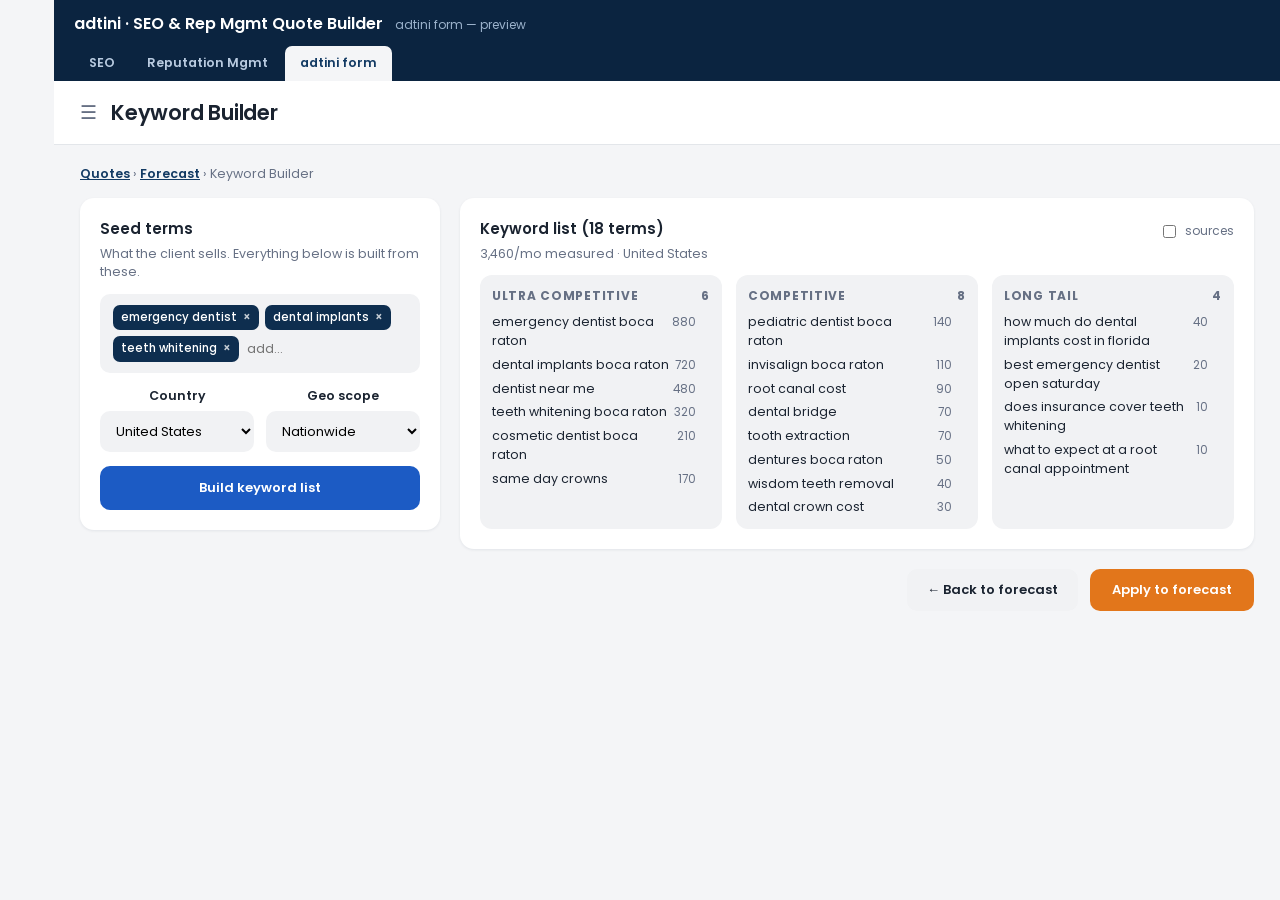
<file: templates/adtini_keywords.html>
<!DOCTYPE html>
<html lang="en">
<head>
<meta charset="utf-8">
<meta name="viewport" content="width=device-width, initial-scale=1">
<link rel="icon" type="image/svg+xml" href="/static/favicon.svg">
<title>adtini · Quote Builder — keyword builder</title>
<link rel="preconnect" href="https://fonts.googleapis.com">
<link rel="preconnect" href="https://fonts.gstatic.com" crossorigin>
<link rel="stylesheet" href="https://fonts.googleapis.com/css2?family=Barlow+Condensed:wght@500;600;700&family=Poppins:wght@400;500;600;700&display=swap">
<link rel="stylesheet" href="/static/adtini.css">
</head>
<body>

<header class="app">
  <div class="bar">
    <h1>adtini · SEO &amp; Rep Mgmt Quote Builder</h1>
    <span class="sub">adtini form — preview</span>
  </div>
  <nav class="tabs">
    <a href="/">SEO</a>
    <a href="/reputation">Reputation Mgmt</a>
    <a href="/adtini" class="on">adtini form</a>
  </nav>
</header>

<div class="pagehead">
  <span class="burger">&#9776;</span>
  <h2>Keyword Builder</h2>
</div>

<div class="wrap">
  <p class="crumbs">
    <a href="/adtini">Quotes</a> &rsaquo;
    <a href="/adtini/forecast">Forecast</a> &rsaquo;
    Keyword Builder <span id="forRow"></span>
  </p>

  <div class="kbgrid">

    <!-- seeds -->
    <section class="panel">
      <h4>Seed terms</h4>
      <p class="hint">What the client sells. Everything below is built from these.</p>
      <div class="box" data-chips="seeds"></div>
      <div class="kbrow">
        <div class="f"><label>Country</label>
          <select id="country">
            <option>United States</option><option>United Kingdom</option><option>Canada</option>
            <option>Australia</option><option>Ireland</option><option>New Zealand</option>
          </select></div>
        <div class="f"><label>Geo scope</label>
          <select id="scope">
            <option>Single City</option><option>Contiguous region</option>
            <option>Non-contiguous region</option><option>Statewide</option>
            <option selected>Nationwide</option>
          </select></div>
      </div>
      <button class="btn build" type="button" id="build">Build keyword list</button>
    </section>

    <!-- results -->
    <section class="panel">
      <div class="paneltop">
        <h4 id="listHead">Keyword list</h4>
        <label class="srctog"><input type="checkbox" id="showSrc"> sources</label>
      </div>
      <p class="hint" id="listNote">Nothing built yet.</p>
      <div class="cols" id="cols"></div>
      <div class="widen" id="widen" hidden></div>
    </section>

  </div>

  <div class="kbfoot">
    <span id="msg"></span>
    <a class="btn back" href="/adtini/forecast">&larr; Back to forecast</a>
    <button class="btn go" type="button" id="apply">Apply to forecast</button>
  </div>
</div>

<style>
.kbgrid{display:grid;grid-template-columns:360px 1fr;gap:20px;align-items:start}
@media(max-width:900px){.kbgrid{grid-template-columns:1fr}}
.panel{background:var(--card);border-radius:14px;padding:20px;box-shadow:0 1px 3px rgba(16,40,70,.08)}
.panel h4{margin:0 0 4px;font-size:15px;font-weight:600}
.paneltop{display:flex;align-items:center;gap:12px}
.paneltop h4{flex:1}
.srctog{font-size:12px;color:var(--muted);display:flex;align-items:center;gap:6px;cursor:pointer}
.srctog input{accent-color:var(--blue)}
.hint{margin:0 0 12px;color:var(--muted);font-size:12.5px}
.kbrow{display:grid;grid-template-columns:1fr 1fr;gap:12px;margin:14px 0}
.kbrow .f{display:flex;flex-direction:column;gap:6px}
.kbrow label{font-size:12.5px;font-weight:600}
.kbrow select{background:var(--fill);border:0;border-radius:10px;padding:10px 12px;
  font-family:inherit;font-size:13px;width:100%}
.btn.build{background:var(--blue);width:100%;border-radius:10px;padding:12px}
.cols{display:grid;grid-template-columns:repeat(3,1fr);gap:14px}
@media(max-width:820px){.cols{grid-template-columns:1fr}}
.col{background:var(--fill);border-radius:12px;padding:12px}
.col h5{margin:0 0 8px;font-size:12px;font-weight:700;text-transform:uppercase;
  letter-spacing:.06em;color:var(--muted);display:flex;justify-content:space-between}
.col ul{list-style:none;margin:0;padding:0;display:grid;gap:5px}
.col li{font-size:12.5px;display:flex;gap:6px;align-items:baseline}
.col li .v{color:var(--muted);font-size:11.5px;margin-left:auto;white-space:nowrap}
.col li .s{color:var(--blue);font-size:10px}
.widen{margin-top:16px;background:#FDF3E2;border-radius:12px;padding:14px 16px;font-size:12.5px}
.widen b{display:block;margin-bottom:8px}
.widen table{min-width:0;width:100%}
.widen td{padding:3px 0;border:0;font-size:12.5px}
.widen td:last-child{text-align:right;color:var(--muted)}
.kbfoot{display:flex;align-items:center;gap:12px;margin-top:20px}
.kbfoot #msg{margin-right:auto;color:var(--muted);font-size:12.5px}
.btn.back{background:var(--fill);color:var(--text);text-decoration:none;
  display:inline-flex;align-items:center;border-radius:10px;padding:11px 20px}
.kbfoot .btn.go{border-radius:10px;padding:11px 22px}
</style>

<script>
const $ = id => document.getElementById(id);
const esc = s => String(s).replace(/[&<>"]/g, c => ({'&':'&amp;','<':'&lt;','>':'&gt;','"':'&quot;'}[c]));

const row = new URLSearchParams(location.search).get('row');
if (row) $('forRow').textContent = '· ' + row;

const SEEDS = ['emergency dentist', 'dental implants', 'teeth whitening'];
const BUILT = {
  ultra: [['emergency dentist boca raton', 880, 'geo'], ['dental implants boca raton', 720, 'geo'],
          ['dentist near me', 480, 'ideas'], ['teeth whitening boca raton', 320, 'geo'],
          ['cosmetic dentist boca raton', 210, 'geo'], ['same day crowns', 170, 'ideas']],
  competitive: [['pediatric dentist boca raton', 140, 'geo'], ['invisalign boca raton', 110, 'geo'],
                ['root canal cost', 90, 'ideas'], ['dental bridge', 70, 'suggest'],
                ['tooth extraction', 70, 'ideas'], ['dentures boca raton', 50, 'geo'],
                ['wisdom teeth removal', 40, 'ideas'], ['dental crown cost', 30, 'suggest']],
  long_tail: [['how much do dental implants cost in florida', 40, 'suggest'],
              ['best emergency dentist open saturday', 20, 'gen'],
              ['does insurance cover teeth whitening', 10, 'gen'],
              ['what to expect at a root canal appointment', 10, 'gen']],
};
const LABEL = {ultra:'Ultra Competitive', competitive:'Competitive', long_tail:'Long Tail'};

function chipbox(box, list){
  box.innerHTML = list.map(v => `<span class="chip">${esc(v)} <b>&times;</b></span>`).join('')
    + '<input class="chipin" type="text" placeholder="add…" style="flex:1;min-width:110px;'
    + 'background:none;border:0;outline:none;font-family:inherit;font-size:13px;padding:2px;min-height:0">';
}
chipbox(document.querySelector('[data-chips="seeds"]'), SEEDS);

document.addEventListener('click', e => {
  const x = e.target.closest('.chip b');
  if (x) x.closest('.chip').remove();
  const box = e.target.closest('.box');
  if (box && !e.target.closest('.chip')) { const i = box.querySelector('.chipin'); if (i) i.focus(); }
});
document.addEventListener('keydown', e => {
  if (e.key !== 'Enter' || !e.target.classList.contains('chipin')) return;
  e.preventDefault();
  const v = e.target.value.trim();
  if (!v) return;
  e.target.insertAdjacentHTML('beforebegin', `<span class="chip">${esc(v)} <b>&times;</b></span>`);
  e.target.value = '';
});

function draw(){
  const src = $('showSrc').checked;
  $('cols').innerHTML = Object.keys(BUILT).map(k => `
    <div class="col">
      <h5>${LABEL[k]}<span>${BUILT[k].length}</span></h5>
      <ul>${BUILT[k].map(([t, v, s]) =>
        `<li><span>${esc(t)}</span>${src ? `<span class="s">[${s}]</span>` : ''}<span class="v">${v.toLocaleString()}</span></li>`
      ).join('')}</ul>
    </div>`).join('');
  const all = Object.values(BUILT).flat();
  const total = all.reduce((s, r) => s + r[1], 0);
  $('listHead').textContent = `Keyword list (${all.length} terms)`;
  $('listNote').textContent = `${total.toLocaleString()}/mo measured · ${$('country').value}`;
  $('widen').hidden = total >= 2000;
  $('widen').innerHTML = total >= 2000 ? '' :
    `<b>${total.toLocaleString()}/mo across ${all.length} measured terms.</b>
     <table><tr><td>dental marketing software</td><td>480</td></tr>
     <tr><td>patient scheduling software</td><td>210</td></tr>
     <tr><td>dental practice management</td><td>170</td></tr></table>`;
}

$('build').onclick = () => { draw(); $('msg').textContent = 'Built.'; };
$('showSrc').onchange = draw;
$('country').onchange = () => { if ($('cols').innerHTML) draw(); };
$('apply').onclick = () => {
  $('msg').textContent = 'Applied — returning to the forecast.';
  setTimeout(() => { location.href = '/adtini/forecast'; }, 500);
};
draw();
</script>
</body>
</html>
</file>
<file: static/adtini.css>
/* ADTINI'S OWN SURFACE. Every value is read off the dashboard screenshots --
   the workflow table, the forecast product rows and the Regenerate Forecast
   modal -- so these pages can be held against a screenshot rather than
   approximated. Shared by the quote list and the forecast page. */
:root{
  --navy:#123A63;
  --navy-2:#0E2E4F;
  --blue:#1C5BC4;
  --blue-lt:#2E86DE;
  --orange:#E2761B;
  --gold:#E9A93C;
  --fill:#F1F2F4;
  --line:#E3E6EA;
  --text:#1A2330;
  --muted:#667084;
  --page:#F4F5F7;
  --card:#FFFFFF;
  --rail:#1B5FC1;
}
*{box-sizing:border-box}
[hidden]{display:none !important}
html,body{margin:0;padding:0}

/* ---- adtini's own left rail -------------------------------------------- */
nav.rail{position:fixed;top:0;left:0;bottom:0;width:54px;background:var(--rail);
  display:flex;flex-direction:column;align-items:center;gap:6px;padding:12px 0;z-index:60}
nav.rail a{width:38px;height:38px;border-radius:10px;display:flex;align-items:center;
  justify-content:center;color:#E8F0FB;text-decoration:none;font-size:16px}
nav.rail svg{width:20px;height:20px;fill:currentColor}
nav.rail a:hover{background:rgba(255,255,255,.14);color:#fff}
nav.rail a.mark{background:var(--gold);color:#3A2508}
nav.rail a.mark.on{background:var(--orange);color:#fff}
/* the + opens the product choice, so it is a button with a menu beside it */
.railnew{position:relative;display:flex}
.railbtn{width:38px;height:38px;border-radius:10px;display:flex;align-items:center;
  justify-content:center;color:#E8F0FB;background:none;border:0;cursor:pointer;padding:0}
.railbtn svg{width:20px;height:20px;fill:currentColor}
.railbtn:hover{background:rgba(255,255,255,.14);color:#fff}
/* THE FLYOUT IS NOT A RAIL ICON. nav.rail a forces a 38px square and pale
   blue text, and the menu's links sit inside nav.rail -- so they came out as
   greyed-out icon boxes with the labels crushed against them. */
.newmenu.railmenu{
  top:0;left:calc(100% + 10px);right:auto;min-width:210px;padding:6px;
}
nav.rail .newmenu a{
  width:auto;height:auto;border-radius:10px;justify-content:flex-start;
  color:var(--text);font-size:13.5px;font-weight:600;padding:10px 12px;gap:10px;
}
nav.rail .newmenu a:hover,nav.rail .newmenu a:focus{
  background:var(--gold);color:#3A2508;
}
nav.rail .newmenu svg{width:18px;height:18px;flex:0 0 18px;fill:currentColor}
@media(max-width:700px){
  .newmenu.railmenu{top:calc(100% + 6px);left:0}
}
body{padding-left:54px}
@media (max-width:700px){
  nav.rail{flex-direction:row;width:100%;height:46px;bottom:auto;padding:4px 8px;gap:4px;
    overflow-x:auto}
  body{padding-left:0;padding-top:46px}
}
body{
  background:var(--page);
  color:var(--text);
  font-family:Poppins,-apple-system,"Segoe UI",sans-serif;
  font-size:14px;
  line-height:1.5;
}
a{color:inherit}

/* ---- the quote-builder chrome these pages still live inside ------------- */
header.app{background:#0B2440;color:#fff;padding:12px 20px 0}
header.app .bar{display:flex;align-items:baseline;gap:12px;flex-wrap:wrap}
header.app h1{
  font-size:16px;font-weight:600;letter-spacing:0;margin:0;
}
header.app .sub{color:#9BB2CB;font-size:12px}
nav.tabs{display:flex;gap:2px;margin-top:10px}
nav.tabs a{
  color:#B9CBE0;text-decoration:none;font-size:12.5px;font-weight:600;
  padding:8px 15px;border-radius:7px 7px 0 0;
}
nav.tabs a.on{background:var(--page);color:var(--navy)}

/* ---- adtini page head --------------------------------------------------- */
.pagehead{
  background:var(--card);border-bottom:1px solid var(--line);
  display:flex;align-items:center;gap:14px;padding:16px 26px;
}
.pagehead h2{font-size:21px;font-weight:600;margin:0}
.pagehead h2{margin:0;font-size:21px;font-weight:600;letter-spacing:-.01em}
.burger{font-size:19px;color:var(--muted);cursor:pointer;line-height:1}
.wrap{max-width:none;margin:0;padding:20px 26px 70px}
.crumbs{font-size:12.5px;color:var(--muted);margin:0 0 14px}
.crumbs a{color:var(--navy);font-weight:600}
.crumbs .crumbc{color:var(--text);font-weight:600}
.sitelink{
  display:inline-flex;align-items:center;align-self:center;gap:5px;
  margin:0;padding:5px 12px;border-radius:999px;line-height:1;
  background:var(--fill);border:1px solid var(--line);
  font-size:12.5px;color:var(--blue);text-decoration:none;white-space:nowrap;
}
.sitelink::before{content:"\2197";font-size:11px}
.sitelink:hover{background:var(--card);border-color:var(--blue);text-decoration:none}
.lnkbtn{background:none;border:0;padding:0;font:inherit;color:var(--blue);
  cursor:pointer;text-decoration:underline}
.lnkbtn:hover{color:var(--navy)}
/* A term built from a proposed seed carries the seed's mark. */
.col li.exp>span:first-child,.kv tr.exp td:first-child{
  border-left:2px dashed var(--muted);padding-left:7px}
.col li.exp>span:first-child{margin-left:-9px}

/* ---- controls row (workflow page) -------------------------------------- */
.controls{display:flex;align-items:center;gap:12px;flex-wrap:wrap;margin-bottom:16px}
.search{
  position:relative;flex:0 1 390px;min-width:220px;
}
.search input{
  width:100%;background:var(--card);border:1px solid var(--line);
  border-radius:12px;padding:12px 14px 12px 40px;font-family:inherit;font-size:13.5px;
}
.search span{
  position:absolute;left:14px;top:50%;transform:translateY(-50%);
  color:var(--muted);font-size:14px;
}
.btn-cat{
  background:var(--blue);color:#fff;border:0;border-radius:12px;cursor:pointer;
  font-family:inherit;font-size:13px;font-weight:600;padding:12px 18px;
  display:inline-flex;align-items:center;gap:8px;
}
.seg{
  margin-left:auto;display:inline-flex;border:1px solid var(--line);
  border-radius:999px;background:var(--card);overflow:hidden;
}
.seg button{
  font-family:inherit;font-size:13px;font-weight:500;cursor:pointer;
  background:none;border:0;color:var(--text);padding:9px 18px;
}
.seg button.on{background:#EAF2FE;color:var(--blue);font-weight:600}

/* Quote the client for the other product, from the page that already has
   their details. */
h3.products{display:flex;align-items:center;gap:10px}
.btn2.addprod{font-size:11.5px;padding:6px 14px;border-radius:999px}

/* ---- table -------------------------------------------------------------- */
.tablecard{background:var(--card);border-radius:14px;overflow:hidden;
  box-shadow:0 1px 3px rgba(16,40,70,.08)}
.scroller{overflow-x:auto}
table{border-collapse:collapse;width:100%;min-width:1080px}
thead th{
  background:var(--navy);color:#fff;text-align:left;
  font-size:12.5px;font-weight:600;padding:13px 8px;white-space:nowrap;
}
thead th:first-child,tbody td:first-child{padding-left:14px}
thead th:last-child,tbody td:last-child{padding-right:14px}
tbody td{border-bottom:1px solid #EDF0F3;padding:11px 8px;font-size:13px;vertical-align:middle}
tbody tr:last-child td{border-bottom:0}
tbody tr:hover{background:#FAFBFC}
td.lnk a{color:var(--text);text-decoration:underline;font-weight:500}
td.num{font-variant-numeric:tabular-nums;white-space:nowrap}
.rowicons{display:flex;gap:9px;color:var(--blue-lt);font-size:14px}
.rowicons span{cursor:pointer}

.tag{
  display:inline-flex;align-items:center;justify-content:center;
  min-width:30px;height:22px;padding:0 8px;border-radius:999px;
  font-size:11px;font-weight:700;color:#fff;letter-spacing:.02em;
}
.tag sup{font-size:9px;margin-left:3px;line-height:1;vertical-align:super;opacity:.85}
.tag.seo{background:#F3B0C3;color:#4A2230}
.tag.orm{background:#7E6BD6}
.tags{display:flex;gap:6px;flex-wrap:wrap}
.who{
  display:inline-flex;align-items:center;justify-content:center;
  border-radius:999px;padding:5px 16px;font-size:12.5px;font-weight:500;min-width:96px;
}
.due{
  display:inline-flex;border-radius:999px;padding:5px 14px;
  font-size:12.5px;font-weight:500;background:#D6F2E0;
}
.due.warn{background:#FBEBC2}

.pager{
  display:flex;align-items:center;justify-content:flex-end;gap:16px;
  padding:14px 18px;font-size:12.5px;color:var(--muted);
}
.pager select{
  border:1px solid var(--line);border-radius:10px;padding:6px 26px 6px 10px;
  font-family:inherit;font-size:12.5px;background:var(--card);appearance:none;
}
.pager .arrows{display:flex;gap:12px;color:var(--text);font-size:13px}
.pager .arrows span{cursor:pointer}

/* ---- forecast product rows ---------------------------------------------- */
h3.products{margin:0 0 16px;font-size:22px;font-weight:600}
.prod{margin-bottom:26px}
.prod > h4{
  margin:0 0 0;font-size:19px;font-weight:600;
  display:flex;align-items:center;gap:9px;
}
.prod > h4 u{text-decoration-thickness:1px;text-underline-offset:3px}
.prod > h4 .mag{color:#3FC3F4;font-size:14px;cursor:pointer}
.ptabs{display:flex;margin:10px 0 0;border-radius:10px 10px 0 0;overflow:hidden;width:max-content}
.ptabs button{
  font-family:inherit;font-size:13px;font-weight:600;cursor:pointer;
  background:var(--navy);color:#fff;border:0;padding:11px 30px;
  border-bottom:3px solid transparent;
}
.ptabs button.on{border-bottom-color:var(--gold)}
.pbody{
  background:var(--card);border-radius:0 14px 14px 14px;
  box-shadow:0 1px 3px rgba(16,40,70,.08);
}
.prow{display:flex;align-items:center;gap:14px;padding:16px 18px;flex-wrap:wrap}
.prow .right{margin-left:auto;display:flex;align-items:center;gap:10px;flex-wrap:wrap}
.btn{
  border:0;border-radius:999px;cursor:pointer;font-family:inherit;
  font-size:13px;font-weight:600;padding:10px 22px;color:#fff;white-space:nowrap;
}
.btn.preview{background:var(--blue);border-radius:999px}
/* The expansion's own button: a pill the size of the Yes/No beside it, on the
   right of its label like every other row. width:100% wrapped the label into
   four lines. */
.btn.kbexpand{flex:0 0 auto;background:var(--blue);color:#fff;border:0;
  border-radius:999px;font-size:12px;font-weight:600;padding:8px 18px}
.btn.kbexpand:disabled{opacity:.6;cursor:default}
.btn.gemini{background:var(--gold)}
.btn.claude{background:#D2691E}
.btn.adtini{background:var(--navy)}
.spark{color:var(--gold);font-size:15px}

/* history table inside a product row */
.hist table{min-width:900px}
.hist thead th{background:#E9ECEF;color:var(--text);font-weight:600;font-size:12px;text-align:center}
.hist tbody td{font-size:12.5px;text-align:center}
.btn-pub{
  background:var(--blue);color:#fff;border:0;border-radius:999px;cursor:pointer;
  font-family:inherit;font-size:11.5px;font-weight:600;padding:7px 14px;
}
.chev{color:var(--muted);cursor:pointer}
.btn-del{
  border:1px solid var(--line);background:var(--card);color:var(--muted);
  border-radius:999px;cursor:pointer;font-family:inherit;font-size:13px;
  line-height:1;padding:5px 10px;
}
.btn-del:hover{background:#FDECEC;border-color:#E9B9B9;color:#B3261E}

.note{max-width:1760px;margin:0 auto;padding:14px 26px 0;color:var(--muted);font-size:12.5px}

@media (max-width:820px){
  .seg{margin-left:0;width:100%;overflow-x:auto}
  .wrap{padding:16px}
}

/* ---- Regenerate Forecast modal ----------------------------------------- */
.scrim{
  position:fixed;inset:0;background:rgba(10,26,45,.55);z-index:50;
  display:flex;align-items:flex-start;justify-content:center;
  padding:40px 16px;overflow:auto;
}
.scrim[hidden]{display:none}
.sheet{
  background:var(--card);border-radius:14px;overflow:hidden;width:100%;
  max-width:1180px;box-shadow:0 18px 50px rgba(11,36,64,.35);
}
.sheet > .top{
  background:var(--navy);color:#fff;display:flex;align-items:center;gap:12px;padding:13px 16px;
}
.sheet > .top .x{
  background:none;border:0;color:#fff;font-size:20px;line-height:1;cursor:pointer;padding:0 4px;opacity:.9;
}
.sheet > .top h2{flex:1;text-align:center;margin:0;font-size:16px;font-weight:600}
.toppills{display:flex;align-items:center;gap:9px}
.pill{
  border:0;border-radius:999px;cursor:pointer;font-family:inherit;font-size:12px;
  font-weight:600;padding:6px 13px;display:inline-flex;align-items:center;gap:6px;
}
.pill.solid{background:var(--blue-lt);color:#fff}
.pill.ghost{background:rgba(255,255,255,.22);color:#fff}
.pill.icon{background:none;color:#fff;padding:4px;font-size:15px}

form{padding:18px 22px 22px}
.grid{display:grid;grid-template-columns:1fr 1fr;gap:16px 22px}
.f{display:flex;flex-direction:column;gap:6px;min-width:0}
.f.wide{grid-column:1 / -1}
form label,.lab{font-size:12.5px;font-weight:600;color:var(--text);display:flex;align-items:center;gap:6px}
.i{
  /* INLINE-FLEX, NOT INLINE. Width and height do nothing on an inline box, so
     the badge collapsed to a faint mark anywhere its label was not itself a
     flex container -- which is every label outside a <form>, including the
     keyword builder's toggles. */
  display:inline-flex;align-items:center;justify-content:center;vertical-align:middle;
  width:15px;height:15px;border-radius:50%;background:var(--blue-lt);color:#fff;
  font-size:10px;font-weight:700;line-height:1;text-align:center;flex:0 0 auto;
  cursor:help;font-family:Georgia,serif;font-style:italic;
}
/* A DATE FIELD IS A FIELD. Typed selectors meant the flight dates came out
   in the browser's own white box beside the tool's grey ones. */
form input[type=text],form input[type=number],form input[type=date],
form textarea,form select,.box{
  width:100%;background:var(--fill);border:1px solid transparent;border-radius:10px;
  padding:10px 12px;font-family:inherit;font-size:13px;color:var(--text);min-height:41px;
}
form textarea{min-height:74px;resize:vertical}
form input:focus,form textarea:focus,form select:focus{outline:2px solid var(--blue-lt);outline-offset:-1px}
.box{display:flex;flex-wrap:wrap;gap:6px;align-items:center;cursor:text}
.chip{
  background:var(--navy-2);color:#fff;border-radius:7px;font-size:11.5px;
  font-weight:500;padding:4px 8px;display:inline-flex;align-items:center;gap:6px;
}
.chip b{cursor:pointer;font-weight:600;opacity:.75}
/* a seed the tool proposed, not one the planner typed */
.chip.sug{background:var(--fill);color:var(--text);border:1px dashed var(--muted)}
.chip.sug b{opacity:.85}
/* The mark the field is named for. ::before rather than markup: every chip is
   read back by its first child text node, so a glyph inside it would be read
   as part of the term. */
.chip.sug::before{content:"\2726";color:var(--blue);font-size:10px;margin-right:5px}
.yn{display:inline-flex;align-self:flex-start;background:var(--fill);border-radius:999px;padding:3px}
.yn button{
  font-family:inherit;font-size:12px;font-weight:600;cursor:pointer;border:0;
  background:none;color:var(--muted);border-radius:999px;padding:5px 15px;
}
.yn button.on{background:var(--blue);color:#fff}
.quad{grid-column:1 / -1;display:grid;grid-template-columns:repeat(4,1fr);gap:16px 22px}
.geohead{color:var(--blue);font-size:12.5px;font-weight:600;margin:2px 0 0}
.checks{display:flex;flex-wrap:wrap;gap:16px;margin:2px 0 4px}
.checks label{font-weight:500;font-size:12.5px;gap:7px;cursor:pointer}
.checks input{accent-color:var(--blue);width:15px;height:15px}
.dl{color:var(--blue);font-size:12.5px;font-weight:600;text-decoration:none;
  display:inline-flex;align-items:center;gap:7px;padding-top:22px}
.foot{display:flex;justify-content:flex-end;align-items:center;gap:10px;padding:6px 22px 20px}
.foot .btn{border-radius:10px;padding:11px 20px}
.btn.save{background:var(--blue)}
.btn.go{background:var(--orange)}
@media (max-width:820px){
  .grid,.quad{grid-template-columns:1fr}
  .sheet > .top h2{text-align:left}
  .toppills .pill.ghost{display:none}
}

/* ---- keyword builder + config, inside the modal ------------------------- */
/* #paneScan was never in this list, so the brand scan was the one pane in the
   modal with no padding: the side panel sat on the sheet's left edge and the
   page-one and locations tables ran into both. */
#paneKw,#paneCfg,#paneScan{padding:20px 26px 10px}
.kbwrap{display:grid;grid-template-columns:380px 1fr;gap:20px;align-items:start}
@media(max-width:900px){.kbwrap{grid-template-columns:1fr}}
.kbside,.kbmain{background:var(--fill);border-radius:14px;padding:16px}
.kbside h4,.kbmain h4{margin:0 0 4px;font-size:14px;font-weight:600}
.kbside .box{background:var(--card)}
.paneltop{display:flex;align-items:center;gap:12px}
.paneltop h4{flex:1}
.hint{margin:0 0 12px;color:var(--muted);font-size:12.5px}
.kbrow{display:grid;grid-template-columns:1fr;gap:10px;margin:14px 0}
.kbrow .f{flex-direction:row;align-items:center;justify-content:space-between;gap:12px}
.kbrow label{margin:0;white-space:nowrap}
.kbrow .f{display:flex;flex-direction:column;gap:6px}
.kbrow label{font-size:12.5px;font-weight:600}
.kbrow select{background:var(--card);border:0;border-radius:10px;padding:10px 12px;
  font-family:inherit;font-size:13px;width:100%}
.btn.build{background:var(--blue);width:100%;border-radius:10px;padding:12px}
.cols{display:grid;grid-template-columns:repeat(3,1fr);gap:12px}
@media(max-width:820px){.cols{grid-template-columns:1fr}}
.col{background:var(--card);border-radius:12px;padding:12px}
.col h5{margin:0 0 8px;font-size:11px;font-weight:700;text-transform:uppercase;
  letter-spacing:.06em;color:var(--muted);display:flex;justify-content:space-between}
.col ul{list-style:none;margin:0;padding:0;display:grid;gap:5px}
.col li{font-size:12.5px;display:flex;gap:6px;align-items:baseline}
.col li .v{color:var(--muted);font-size:11.5px;margin-left:auto;white-space:nowrap}
/* Where the build spent its time. Folded, because it is read after a slow
   build and never otherwise. */
.tmg{margin-top:12px;font-size:11px;color:var(--muted)}
.tmg summary{cursor:pointer;letter-spacing:.04em;text-transform:uppercase;font-weight:600}
.tmg div{margin-top:5px;line-height:1.6}
.widen{margin-top:14px;background:#FDF3E2;border-radius:12px;padding:14px 16px;font-size:12.5px}
.widen b{display:block;margin-bottom:8px}
.widen table{min-width:0;width:100%}
.widen td{padding:3px 0;border:0;font-size:12.5px}
.widen td:last-child{text-align:right;color:var(--muted)}
.pill.pressed{background:var(--orange)}
#paneCfg .grid{grid-template-columns:1fr 1fr}

/* ---- quote results, inside a product row -------------------------------- */
.legacy{margin-left:auto;align-self:center;font-size:11.5px;color:#9FB3CC;
  letter-spacing:.02em;padding-right:4px}
.legacy a{display:inline;padding:0 4px;color:#CFE0F2;text-decoration:underline}
.rowmsg{font-size:12.5px;color:var(--muted)}
.rowmsg.err{color:#B3261E}
.qres{border-top:1px solid var(--line);font-size:13px}
.qres > summary{list-style:none;cursor:pointer;padding:13px 18px;font-weight:600;
  color:var(--navy);display:flex;align-items:center;gap:8px}
.qres > summary::-webkit-details-marker{display:none}
.qres > summary::before{content:"\25B8";color:var(--muted);font-size:11px;transition:transform .15s}
.qres[open] > summary::before{transform:rotate(90deg)}
/* the quote and its strategies ride on the summary line, not below it */
.qsum{display:flex;align-items:center;gap:10px 16px;flex-wrap:wrap;
  margin-left:18px;font-weight:500}
.qsumq{color:var(--text)}
.qsums{display:flex;gap:6px;flex-wrap:wrap}
.qsums b{background:var(--navy-2);color:#fff;border-radius:7px;font-size:11.5px;
  font-weight:500;padding:3px 8px;white-space:nowrap}
@media(max-width:700px){.qsum{margin-left:0;width:100%}}
.qbody{padding:0 18px 18px}
.qtiles{display:grid;grid-template-columns:repeat(auto-fit,minmax(130px,1fr));gap:10px;margin-bottom:14px}
.qtile{background:var(--fill);border-radius:12px;padding:12px 14px}
.qtile small{display:block;font-size:10.5px;font-weight:700;text-transform:uppercase;
  letter-spacing:.06em;color:var(--muted)}
/* The partner figure, small and under the price it belongs to. Never bold and
   never the same size -- it is a reference, and the tile's job is still the
   number the client is quoted. (2026-09-17) */
.qtile u{display:block;margin-top:3px;font-size:11px;font-weight:600;
  text-decoration:none;color:var(--muted);letter-spacing:.01em}
.qtile b{font-size:22px;font-weight:600;color:var(--navy);line-height:1.25;
  letter-spacing:-.01em}
/* Core SEO vs AI Search, on the price line to its right: bigger than the hard
   cost, smaller than the tier price. (2026-10-07, Kiri) */
.qprice{display:flex;align-items:baseline;justify-content:space-between;
  flex-wrap:wrap;gap:2px 12px}
.qsplit{font-style:normal;font-size:14px;font-weight:600;color:var(--navy);
  letter-spacing:.01em}
.qfold{background:var(--fill);border-radius:12px;margin-bottom:10px;overflow:hidden}
.qfold > summary{list-style:none;cursor:pointer;padding:11px 14px;font-size:12.5px;font-weight:600}
.qfold > summary::-webkit-details-marker{display:none}
.qfold > summary::before{content:"\25B8";color:var(--muted);font-size:10px;
  display:inline-block;width:14px;transition:transform .15s}
.qfold[open] > summary::before{transform:rotate(90deg)}
.qfold > *:not(summary){margin:0 14px 14px}
table.kv{width:calc(100% - 28px);border-collapse:collapse;background:var(--card);
  border-radius:10px;overflow:hidden;font-size:12.5px;min-width:0}
table.kv th{text-align:left;font-size:10.5px;text-transform:uppercase;letter-spacing:.06em;
  color:var(--muted);padding:8px 12px;border-bottom:1px solid var(--line)}
table.kv td{padding:7px 12px;border-bottom:1px solid var(--line);vertical-align:top}
table.kv tr:last-child td{border-bottom:0}
table.kv td:first-child{color:var(--muted);width:42%;word-break:break-word}
table.kv td:nth-child(2){color:var(--text);word-break:break-word}
.shotimg{display:block;max-width:100%;border-radius:10px;border:1px solid var(--line)}

/* ---- pricing config, inside the modal ----------------------------------- */
#paneCfg{max-height:62vh;overflow-y:auto;padding-bottom:26px}
.cfgsec{margin-bottom:18px}
.cfgsec > h4{margin:0 0 2px;font-size:14px;font-weight:600;color:var(--navy)}
.cfgsec > .hint{margin:0 0 12px}
.cfggrp{border-top:1px solid var(--line);padding-top:12px;margin-top:12px}
.cfggrp > summary{list-style:none;cursor:pointer;font-size:13.5px;font-weight:600;
  color:var(--navy);display:flex;align-items:center;gap:10px;margin-bottom:8px}
.cfggrp > summary::-webkit-details-marker{display:none}
.cfggrp > summary i{font-style:normal;background:var(--fill);color:var(--muted);
  font-size:10px;font-weight:600;letter-spacing:.06em;padding:3px 8px;border-radius:999px}
.cfgrow{display:flex;align-items:center;gap:12px;margin:6px 0}
.cfgrow label{flex:1;margin:0;font-size:12.5px;font-weight:600;display:block}
.cfgrow label span{display:block;font-weight:400;color:var(--muted);font-size:11.5px}
form .cfgrow input[type=text]{flex:0 0 112px;width:112px;min-height:36px;padding:8px 12px}
.cfgrow label{max-width:none}
.tierrow{display:flex;align-items:center;gap:8px;flex-wrap:wrap;margin:6px 0;
  font-size:12.5px;color:var(--muted)}
form .tierrow input[type=number]{flex:0 0 84px;width:84px;min-height:34px;padding:6px 10px}
.btn-open{background:var(--blue);color:#fff;border:0;border-radius:999px;
  padding:5px 12px;font-family:inherit;font-size:11.5px;font-weight:600;cursor:pointer}

/* ---- what goes where ---------------------------------------------------- */
/* The reputation quote's own build: four columns, and the two money ones read
   down the page rather than wrapping mid-figure. */
/* table-layout is fixed above, so the money columns are sized here rather than
   left to the content -- an unbroken "$6,435 ($585.00/rev)" pushed the client
   price off the card. */
table.send.orm td:first-child{width:27%}
table.send.orm td:nth-child(2){color:var(--muted);width:39%}
table.send.orm th:nth-child(3),table.send.orm th:nth-child(4),
table.send.orm td:nth-child(3),table.send.orm td:nth-child(4){
  width:17%;text-align:right;font-variant-numeric:tabular-nums}
table.send.orm tr.sum td{border-top:1px solid var(--line)}
/* THE WORKING, INDENTED UNDER ITS OWN LINE. Printed as a nested table so each
   step sits under the line it belongs to rather than as a fifth column nobody
   could read. The width rules above are descendant selectors, so the nested
   cells have to take themselves back. (2026-09-18, Kiri) */
table.send.orm tr.bld > td{padding:0 12px 10px 12px;border:0}
table.send.orm tr.bld table{width:100%;border-collapse:collapse;
  table-layout:auto;font-size:11.5px;background:none}
table.send.orm tr.bld table td{width:auto;padding:2px 0;border:0;
  color:var(--muted);text-align:left}
table.send.orm tr.bld table td:first-child{width:27%;padding-left:15px;
  position:relative}
table.send.orm tr.bld table td:first-child::before{content:"\21B3";
  position:absolute;left:0;opacity:.45}
/* The step reads beside its name, not across the card from it -- right-aligned
   it sat under the client-price column with a hand's width of nothing between
   the two halves of the same sentence. */
table.send.orm tr.bld table td:last-child{text-align:left;color:var(--text);
  font-variant-numeric:tabular-nums;white-space:normal}
table.send{width:calc(100% - 28px);border-collapse:collapse;background:var(--card);
  border-radius:10px;overflow:hidden;font-size:12.5px}
table.send th{text-align:left;font-size:10.5px;text-transform:uppercase;letter-spacing:.06em;
  color:var(--muted);font-weight:700;padding:9px 12px;border-bottom:1px solid var(--line)}
table.send thead th:nth-child(3),table.send thead th:nth-child(4){width:84px;text-align:center}
/* NO SINGLE VALUE MAY BLOW OUT THE TABLE. A base64 data URI is one
   unbreakable token; before the value side learned not to print one, a
   captured SERP stretched this table to 3.5 million pixels and broke the
   open quote's layout. Belt and braces, because the next long token will
   not be a screenshot. (2026-09-17) */
table.send{table-layout:fixed}
table.send td{padding:7px 12px;border-bottom:1px solid var(--line);vertical-align:top;
  overflow-wrap:anywhere;word-break:break-word}
table.send td:nth-child(3),table.send td:nth-child(4){text-align:center;color:var(--blue)}
table.send td:first-child{width:34%;font-weight:600}
table.send td:first-child span{display:block;font-weight:400;color:var(--muted);
  font-size:11px;font-family:ui-monospace,SFMono-Regular,Menlo,monospace}
table.send tr.sec th{background:var(--fill);font-size:11px;color:var(--navy);
  letter-spacing:.05em;padding:8px 12px}
table.send tr.gap td:nth-child(2){color:#B3261E}
table.send tr:last-child td{border-bottom:0}
.sendfoot{margin:8px 14px 0 !important}

/* ---- quote list: the row is edited in place ----------------------------- */
.pagehead .btn-create{margin-left:auto;background:var(--gold);color:#3A2508;
  text-decoration:none;font-size:12.5px;font-weight:600;padding:9px 16px;border-radius:999px}
.pagehead .btn-create:hover{background:var(--orange);color:#fff}
select.sel{appearance:none;border:0;font-family:inherit;font-size:12px;font-weight:600;
  border-radius:999px;padding:6px 22px 6px 12px;cursor:pointer;
  background-image:linear-gradient(45deg,transparent 50%,currentColor 50%),
    linear-gradient(135deg,currentColor 50%,transparent 50%);
  background-position:calc(100% - 12px) 12px,calc(100% - 8px) 12px;
  background-size:4px 4px,4px 4px;background-repeat:no-repeat}
select.who{min-width:96px}
select.stat{background-color:var(--fill);color:var(--navy);min-width:150px}
input.cell{border:1px solid transparent;background:none;border-radius:8px;padding:6px 8px;
  font-family:inherit;font-size:13px;color:var(--text);width:100%;min-width:150px}
input.cell:hover{border-color:var(--line);background:var(--card)}
input.cell:focus{outline:2px solid var(--blue-lt);outline-offset:-1px;background:var(--card)}
input.cell.ord{width:86px;font-variant-numeric:tabular-nums}
.strat{display:inline-block;background:var(--fill);color:var(--navy);font-size:11px;
  font-weight:600;border-radius:999px;padding:3px 9px}

/* row icons on the quote list */
.rowicons a{display:inline-flex;align-items:center;justify-content:center;width:24px;height:24px;
  border-radius:7px;text-decoration:none;font-size:12px;font-weight:700;
  background:var(--fill);color:var(--blue)}
.rowicons a:hover{background:var(--blue);color:#fff}
.rowicons a.spark{background:#FDF0DB;color:var(--orange);font-size:14px}
.rowicons a.spark:hover{background:var(--orange);color:#fff}
.rowicons .off{display:inline-flex;align-items:center;justify-content:center;width:24px;height:24px;
  border-radius:7px;font-size:12px;font-weight:700;color:#C3CAD4;background:var(--fill)}
.prod h4 .when{font-size:12.5px;font-weight:500;color:var(--muted);margin-left:6px}
/* Remove this quote. Sits at the far right of the card's own heading, because
   the thing being removed is the card. Muted until hover: a delete that draws
   the eye gets clicked by accident. */
.prod h4 .rmq{float:right;width:24px;height:24px;border:0;border-radius:7px;cursor:pointer;
  font-size:15px;line-height:1;color:#C3CAD4;background:var(--fill);padding:0}
.prod h4 .rmq:hover{background:#FDE7E7;color:#B4232A}

/* The unranked-gap prompt: a client ranking for everything has no story in the
   proposal, so the box sits under the Keywords card it is about. Amber for the
   question, green once a gap has been measured. */
/* The competitor panel used to carry the rule that separated this from the
   toggles above; it went with the panel. */
.unrgap:empty{display:none}
.unrgap{margin-top:12px;padding-top:12px;border-top:1px solid var(--line)}
.unrbox{margin-top:8px;padding:8px 11px;border-radius:9px;font-size:12.5px;
  background:#FDF1D8;border:1px solid #E8C98A;color:#7A5410;line-height:1.45}
.unrbox .hint{color:#8A6A2A;font-size:11.5px}
.unrbox + .unrbox{margin-top:6px}
.unrbox.found{background:#E9F6EE;border-color:#A8D8BC;color:#17603A}
.unrbox.found .hint{color:#2E7D52}
.unrbox.none{background:var(--fill);border-color:var(--line);color:var(--muted)}
.unrbox .unrfind{margin-left:4px;padding:3px 11px;font-size:12px}
/* The target is met; this is the one that keeps looking. No claim beside it,
   so it carries no colour of its own. */
.unrbox.more{background:none;border:0;padding:0;margin-top:6px}
.unrbox.more .unrfind{margin-left:0}

/* The competitor reader: the seed source that does not start from the client.
   Sits with the builder's other seed options, above Build. */
.compchip{display:inline-flex;flex-direction:column;align-items:flex-start;gap:1px;
  margin:0 6px 6px 0;padding:4px 11px;border-radius:13px;cursor:pointer;
  border:1px solid #9DB3C8;background:#fff;color:var(--velocity);
  font:inherit;font-size:12.5px;text-align:left}
.compchip small{font-size:10.5px;color:var(--muted)}
.compchip:hover{background:#EEF4FB;border-color:var(--velocity)}
.compchip.on,.compchip:disabled{background:var(--fill);border-color:var(--line);
  color:var(--muted);cursor:default}

/* ---- the planner's view of a quote -------------------------------------- */
.pview{display:grid;grid-template-columns:repeat(auto-fit,minmax(240px,1fr));gap:10px;
  margin-bottom:12px}
.pv{background:var(--fill);border-radius:12px;padding:11px 14px}
.pv small{display:block;font-size:10.5px;font-weight:700;text-transform:uppercase;
  letter-spacing:.06em;color:var(--muted)}
.pv b{font-size:13.5px;font-weight:600;color:var(--navy)}
.pvserp{margin-bottom:12px}

/* the keyword list and the capture, side by side under the quote */
.pvsplit{display:grid;grid-template-columns:3fr 1fr;gap:12px;align-items:start;margin-bottom:12px}
.pvsplit{align-items:start}
@media(max-width:900px){.pvsplit{grid-template-columns:1fr}}
.pvkw,.pvserp{background:var(--fill);border-radius:12px;padding:12px 14px}
.pvkw h5,.pvserp h5{margin:0 0 8px;font-size:10.5px;font-weight:700;text-transform:uppercase;
  letter-spacing:.06em;color:var(--muted);display:flex;justify-content:space-between}
.pvscroll{max-height:260px;overflow-y:auto}
.pvkw table.kv{width:100%}
.pvserp img{width:100%;border-radius:8px;border:1px solid var(--line)}

/* the legacy builder sits at the foot of the rail */
nav.rail a.legacy{margin-top:auto;color:#9FB3CC}
@media(max-width:700px){nav.rail a.legacy{margin-top:0;margin-left:auto}}

/* the keyword list and the capture are one row, so they match height */
.pvsplit{align-items:stretch}
.pvkw,.pvserp{display:flex;flex-direction:column;min-height:0}
.pvkw .pvscroll{flex:1;min-height:0;overflow-y:auto}
.pvserp a,.pvserp img{display:block}
.pvserp{overflow:hidden}
.pvserp a{border-radius:8px;display:block}
.pvserp img{width:100%;height:auto;display:block}
.pagehead .build{margin-left:auto;font-size:11px;color:var(--muted);
  font-family:ui-monospace,SFMono-Regular,Menlo,monospace;white-space:nowrap}
.pagehead .build + .btn-create{margin-left:14px}

/* the keyword list is as tall as the capture beside it, and scrolls */
.pvsplit{align-items:stretch}
.pvkw{max-height:none}
.pvkw .pvscroll{overflow-y:auto}

/* THE CAPTURE IS A LANDSCAPE EXHIBIT. The proposal was built around a 16:9
   frame, so the capture reads the same here as it does there -- a full-height
   PNG in a quarter-width column is a column of thumbnail, not an exhibit.
   Top of the page, which is where the query and the local pack sit. */
.pvsplit{grid-template-columns:1.5fr 1fr}
@media(max-width:900px){.pvsplit{grid-template-columns:1fr}}
.pvserp{align-self:stretch}
.pvserp .shotwrap{
  aspect-ratio:16/9;width:100%;overflow:hidden;border-radius:8px;
  border:1px solid var(--line);background:var(--card);
}
.pvserp .shotwrap.empty{
  display:flex;align-items:center;justify-content:center;
  color:var(--muted);font-size:12.5px;background:var(--card);
}
.pvserp .shotwrap img{
  width:100%;height:100%;object-fit:cover;object-position:top center;
  border:0;border-radius:0;
}
/* THE LIST IS AS TALL AS THE CAPTURE, AND SCROLLS. height:0 keeps the keyword
   panel out of the row-height calculation, so the 16:9 capture sets the height
   and min-height:100% stretches the list to match it. */
.pvsplit{align-items:stretch}
.pvkw{height:0;min-height:100%;overflow:hidden}
.pvkw .pvscroll{flex:1;min-height:0;overflow-y:auto;max-height:none}
.pvserp{align-self:stretch}

/* a run expands in place: the row IS the expander, no second header above it */
.histrow{cursor:pointer}
.histrow:hover{background:var(--fill)}
.histrow.on{background:var(--fill);font-weight:600}
.histx{color:var(--muted);font-size:10px;margin-right:6px;display:inline-block;width:8px}
.histopen > td{padding:0 0 14px !important;background:var(--card)}
.histopen .qbody{padding:0 18px}

/* recapture sits on the panel heading; the download sits in the fold */
.pvmini{
  font-family:inherit;font-size:10.5px;font-weight:700;letter-spacing:.04em;
  text-transform:uppercase;border:0;background:none;color:var(--blue);
  cursor:pointer;padding:0 0 0 10px;
}
.pvmini:hover{text-decoration:underline}
.pvmini:disabled{color:var(--muted);cursor:default;text-decoration:none}
/* the window moves over the capture; the frame does not move */
.pan{display:inline-flex;gap:2px;margin-left:10px}
.panb{
  font-family:inherit;font-size:9px;line-height:1;border:1px solid var(--line);
  background:var(--card);color:var(--navy);cursor:pointer;border-radius:6px;
  padding:3px 6px;
}
.panb:hover{background:var(--fill)}
.pvserp h5{align-items:center}
.qdl{display:flex;align-items:center;gap:12px;margin:0 0 12px;flex-wrap:wrap}
/* what you do with a finished quote, where the quote is */
.qacts{display:flex;align-items:center;gap:10px;margin:0 0 14px;flex-wrap:wrap}
.btn2{
  border:1px solid var(--line);border-radius:999px;cursor:pointer;font-family:inherit;
  font-size:13px;font-weight:600;padding:9px 20px;color:var(--navy);
  background:var(--card);white-space:nowrap;
}
.btn2:hover{background:var(--fill)}
.btn2:disabled{color:var(--muted);cursor:default}
.qacts .btn{background:var(--navy)}
.qacts .hint{color:var(--muted)}
.qvariant{background:var(--tile, #f1f2f4);border-radius:10px;padding:12px 14px;margin:0 0 14px;font-size:13px;line-height:1.6}
.qvariant .btn2{margin-left:8px}
.qacts .btn2.flagged{border-color:var(--orange, #d9752b)}
.qacts .vflag{font-weight:500;color:var(--muted)}
.sharein{
  font-family:inherit;font-size:12px;background:var(--card);border:1px solid var(--line);
  border-radius:8px;padding:6px 9px;min-width:330px;color:var(--text);
}
.volwide{cursor:help}
.serpmsg:empty{display:none}
.volwide{font-style:normal;font-size:11px;color:var(--muted);margin-left:7px}
.unplaced{color:#B3261E}
.unplaced b{font-weight:600}
.rkmsg{font-weight:500;color:var(--muted)}

/* THE QUOTE IS NOT A TABLE CELL. It renders inside one, so `.hist tbody td`
   centred every tile, card and keyword row in the expanded run. */
.histopen > td{text-align:left;font-size:13px}
.histopen .qbody{padding:14px 18px 0}
.histopen .qtiles{grid-template-columns:repeat(auto-fit,minmax(200px,1fr))}
.histopen table th,.histopen table td{text-align:left}
.histopen .qtile,.histopen .pv{text-align:left}

/* a hover that says what a field is for */
.i{position:relative}
.i:hover::after{
  content:attr(data-tip);position:absolute;left:50%;top:calc(100% + 8px);
  transform:translateX(-50%);z-index:80;width:max-content;max-width:280px;
  background:var(--navy-2);color:#fff;font-family:Poppins,sans-serif;font-style:normal;
  font-size:12px;font-weight:400;line-height:1.45;padding:8px 10px;border-radius:8px;
  box-shadow:0 6px 18px rgba(10,35,60,.22);white-space:normal;text-align:left}
.i:hover::before{
  content:"";position:absolute;left:50%;top:calc(100% + 3px);transform:translateX(-50%);
  border:5px solid transparent;border-bottom-color:var(--navy-2);z-index:80}
/* type-ahead picker: the panel is a child of .box so a click on it never
   leaves the field, which is what keeps the box open across several picks */
.box{position:relative}
.picks{
  position:absolute;left:0;top:calc(100% + 4px);width:100%;z-index:90;
  background:var(--card);border:1px solid var(--line);border-radius:10px;
  box-shadow:0 8px 24px rgba(18,58,99,.14);max-height:208px;overflow:auto;padding:4px;
}
.pick{padding:7px 10px;border-radius:7px;font-size:13px;color:var(--text);cursor:pointer;
  white-space:nowrap;overflow:hidden;text-overflow:ellipsis}
.pick b{font-weight:700;color:var(--blue)}
.pick.on{background:var(--fill)}
.pick:hover{background:var(--fill)}
.picknone{padding:8px 10px;font-size:12.5px;color:var(--muted)}
.pickcar{margin-left:auto;color:var(--muted);font-size:11px;cursor:pointer;
  padding:2px 4px;user-select:none;line-height:1}
.pickcar:hover{color:var(--text)}

/* new quote: pick the product first */
.newq{position:relative;margin-left:14px}
.newq .btn-create{border:0;cursor:pointer;font-family:inherit}
.newmenu{position:absolute;right:0;top:calc(100% + 8px);z-index:70;min-width:280px;
  background:var(--card);border-radius:14px;padding:8px;
  box-shadow:0 14px 34px rgba(10,35,60,.20)}
.newmenu a{display:flex;align-items:center;gap:12px;padding:12px 14px;border-radius:10px;
  color:var(--text);text-decoration:none;font-size:13.5px;font-weight:600}
.newmenu a svg{width:20px;height:20px;fill:currentColor;flex:0 0 20px}
.newmenu a:hover,.newmenu a:focus{background:var(--gold);color:#3A2508;outline:none}

/* the builder's toggles read as label + choice on one line */
.kbrow .f{display:flex;flex-direction:row;align-items:center;justify-content:space-between;gap:14px}
.kbrow .f label{margin:0;white-space:normal;text-align:left;flex:1}
.kbrow .yn{flex:0 0 auto}

/* THE BRAND SCAN'S FIELDS ARE TEXT, NOT TOGGLES. The row rule above was
   written for the keyword builder, where every .kbrow .f holds a Yes/No pill
   -- so the scan's two inputs were laid out label-left, input-right and got
   squeezed to a third of the panel. And the modal's input styling is scoped to
   `form`, which the scan pane is not inside, so they rendered as bare browser
   boxes next to fields that are rounded and filled everywhere else. */
.kbrow.stack .f{flex-direction:column;align-items:stretch;gap:6px}
.kbrow.stack .f label{flex:0 0 auto}
.kbrow input[type=text],.kbrow input[type=number]{
  width:100%;background:var(--card);border:1px solid transparent;border-radius:10px;
  padding:10px 12px;font-family:inherit;font-size:13px;color:var(--text);min-height:41px;
}
.kbrow input:focus{outline:2px solid var(--blue-lt);outline-offset:-1px}
/* FOUR ACROSS DOES NOT FIT. The sheet is 1180px and the scan's side panel
   takes 380 of it, so four columns are ~190px each and a term like "holy city
   heating and air" wraps to three lines next to its number. Two across gives
   each panel ~370px, which is the width the keyword builder's columns get. */
.cols.quad4{grid-template-columns:repeat(2,1fr)}
@media(max-width:820px){.cols.quad4{grid-template-columns:1fr}}
.col .none{margin:0;color:var(--muted);font-size:12.5px}
.col li > span:first-child{min-width:0;overflow-wrap:anywhere}

/* ---- the reputation snapshot ------------------------------------------- */
/* Ported back from the legacy Reputation page: findings, tags, the page-one
   and locations tables, and the auto-suggest facsimile. */
/* A GRID TRACK DOES NOT SHRINK BELOW ITS CONTENT UNLESS YOU SAY SO. .kbmain
   is the 1fr track of .kbwrap, and min-width:auto let the page-one and
   locations tables push it wider than the sheet -- which clips, because the
   sheet is overflow:hidden. Ratings and the star columns were off-screen. */
.kbside,.kbmain{min-width:0}
.scsm{font-size:11.5px;padding:4px 10px;border-radius:999px;flex:0 0 auto}
/* step 1 is the pill top right, where the SEO row's Keyword Builder sits */
#scProg:empty,#scWarn:empty,#scLocs:empty{display:none}
/* adtini already has these two; the demo tool carries them for its own record */
.demofold > summary{cursor:pointer;font-size:12.5px;font-weight:600;
  color:var(--muted);list-style:none;padding:9px 0 2px}
.demofold > summary::-webkit-details-marker{display:none}
.demofold > summary::before{content:'\25B8 ';font-size:10px}
.demofold[open] > summary::before{content:'\25BE '}
.demofold > .grid{margin-top:10px}
#scLocs .sctbl{background:var(--fill);margin-top:0}
/* THE SNAPSHOT WHERE THE KEYWORD LIST GOES. One column, so the panels stack
   and scroll rather than squeezing two across a column half the sheet wide. */
/* the quote body sits in a history <td>, which centres its text */
.scfold,.scfold .scw,.scfold .col li{text-align:left}
.scfold .pvscroll{display:grid;gap:10px;align-content:start}
.scfold .cols.quad4{grid-template-columns:1fr;gap:10px}
.scfold .col,.scfold .sctbl{background:var(--card)}
.scfold .sctbl{margin-top:0;padding:10px 12px}
.scfold .scw{font-size:12px;padding:8px 10px}
.scfold .sclx{pointer-events:none;opacity:.55}
.scfold h5 span{font-weight:600;text-transform:none;letter-spacing:0;
  font-size:11px;color:var(--muted)}
#scWarn{display:grid;gap:8px;margin:0 0 12px}
#scWarn:empty{margin:0}
.scw{background:#FDF3E2;border:1px solid #E8C98A;border-radius:10px;
  padding:9px 12px;font-size:12.5px;line-height:1.5;color:var(--text)}
.scw.bad{background:#FDECEA;border-color:#E0A49C;color:#7A2318}
.scw.ok{background:#E9F6EC;border-color:#9FD0AA;color:#1D5A2B}
.scw a{color:inherit;font-weight:600}
.scq{color:var(--muted);font-size:11.5px;margin-top:3px;line-height:1.45}
/* one tag shape for owned / 3rd party / tactic / term class */
.tg{display:inline-block;font-style:normal;font-size:10px;font-weight:700;
  text-transform:uppercase;letter-spacing:.04em;border-radius:5px;
  padding:2px 5px;margin-left:6px;background:var(--fill);color:var(--muted);
  vertical-align:middle}
.tg.bad{background:#FDECEA;color:#9B2C1C}
.tg.own{background:#E7F0FB;color:var(--blue)}
.tg.ok{background:#E8F5EC;color:#1E6B39}
.tg.act{background:#FDF3E2;color:#8A5A12}
.sctbl{background:var(--card);border-radius:12px;padding:12px;margin-top:12px}
.scth{font-size:11px;font-weight:700;text-transform:uppercase;letter-spacing:.06em;
  color:var(--muted);display:flex;justify-content:space-between;gap:12px;
  margin-bottom:8px}
.scth span{font-weight:600;text-transform:none;letter-spacing:0;font-size:11.5px}
.scth2{display:flex;align-items:center;gap:8px;font-size:12px;color:var(--muted);
  margin:0 0 8px}
.scth2 > *{flex:0 0 auto}
.scth2{white-space:nowrap}
.scth2 select{background:var(--card);border:0;border-radius:8px;padding:5px 8px;
  font-family:inherit;font-size:12px;color:var(--text);width:auto;min-width:130px}
/* min-width:0 resets the global table{min-width:1080px}, which is there for
   the workflow table and pushed these two 330px past the sheet. */
.sctbl table{width:100%;min-width:0;border-collapse:collapse;font-size:12.5px}
.sctbl th{text-align:left;font-weight:600;color:var(--muted);font-size:11px;
  padding:0 6px 5px;border-bottom:1px solid var(--line)}
.sctbl td{padding:6px;border-bottom:1px solid var(--line);vertical-align:top;
  overflow-wrap:anywhere}
.sctbl tr:last-child td{border-bottom:0}
.sctbl .n{text-align:right;white-space:nowrap}
.sctbl td a{color:var(--blue)}
.sctbl th.n{text-align:right}
.sctbl .sclx{accent-color:var(--blue);width:15px;height:15px;margin:1px 0 0}
/* the auto-suggest facsimile: Google's own row shape, from live data */
.col li.ac{gap:8px;align-items:center}
.col li.ac .mag{font-size:10px;opacity:.5;flex:0 0 auto}
.col li.ac.neg{color:#9B2C1C}
.col li.ac.neg .mag{opacity:.8}

/* the built list is editable */
.col li{position:relative;padding-right:14px}
.col li .kwrm{position:absolute;right:0;top:0;color:#B3261E;font-weight:700;cursor:pointer;
  opacity:0;font-size:13px;line-height:1.2}
.col li:hover .kwrm,.col li .kwrm:focus{opacity:1}
.col li .v.wide{color:var(--orange);cursor:help}
input.kwadd{width:100%;margin-top:10px;background:var(--fill);border:0;border-radius:9px;
  padding:7px 10px;font-family:inherit;font-size:12.5px}
input.kwadd:focus{outline:2px solid var(--blue-lt);outline-offset:-1px}
label.dl{cursor:pointer;color:var(--blue);font-weight:600;font-size:13px;display:inline-block}
label.dl:hover{text-decoration:underline}
.widen .btn{padding:8px 14px;font-size:12.5px;border-radius:999px}
.widen .hint{display:inline}
.keepterm{font:inherit;font-size:12px;font-weight:600;color:var(--navy);background:#fff;border:1px solid var(--line, #d8dbe0);border-radius:999px;padding:2px 9px;margin:2px 2px 0 0;cursor:pointer}
.keepterm i{font-style:normal;font-weight:500;color:var(--muted)}
.keepterm:hover{border-color:var(--navy)}
.pview.pvaddon{grid-template-columns:1fr 2fr 1fr}
@media(max-width:900px){.pview.pvaddon{grid-template-columns:1fr}}
.pv .pvsub{display:block;margin-top:2px;font-size:12.5px;line-height:1.45;color:var(--muted)}
</file>
